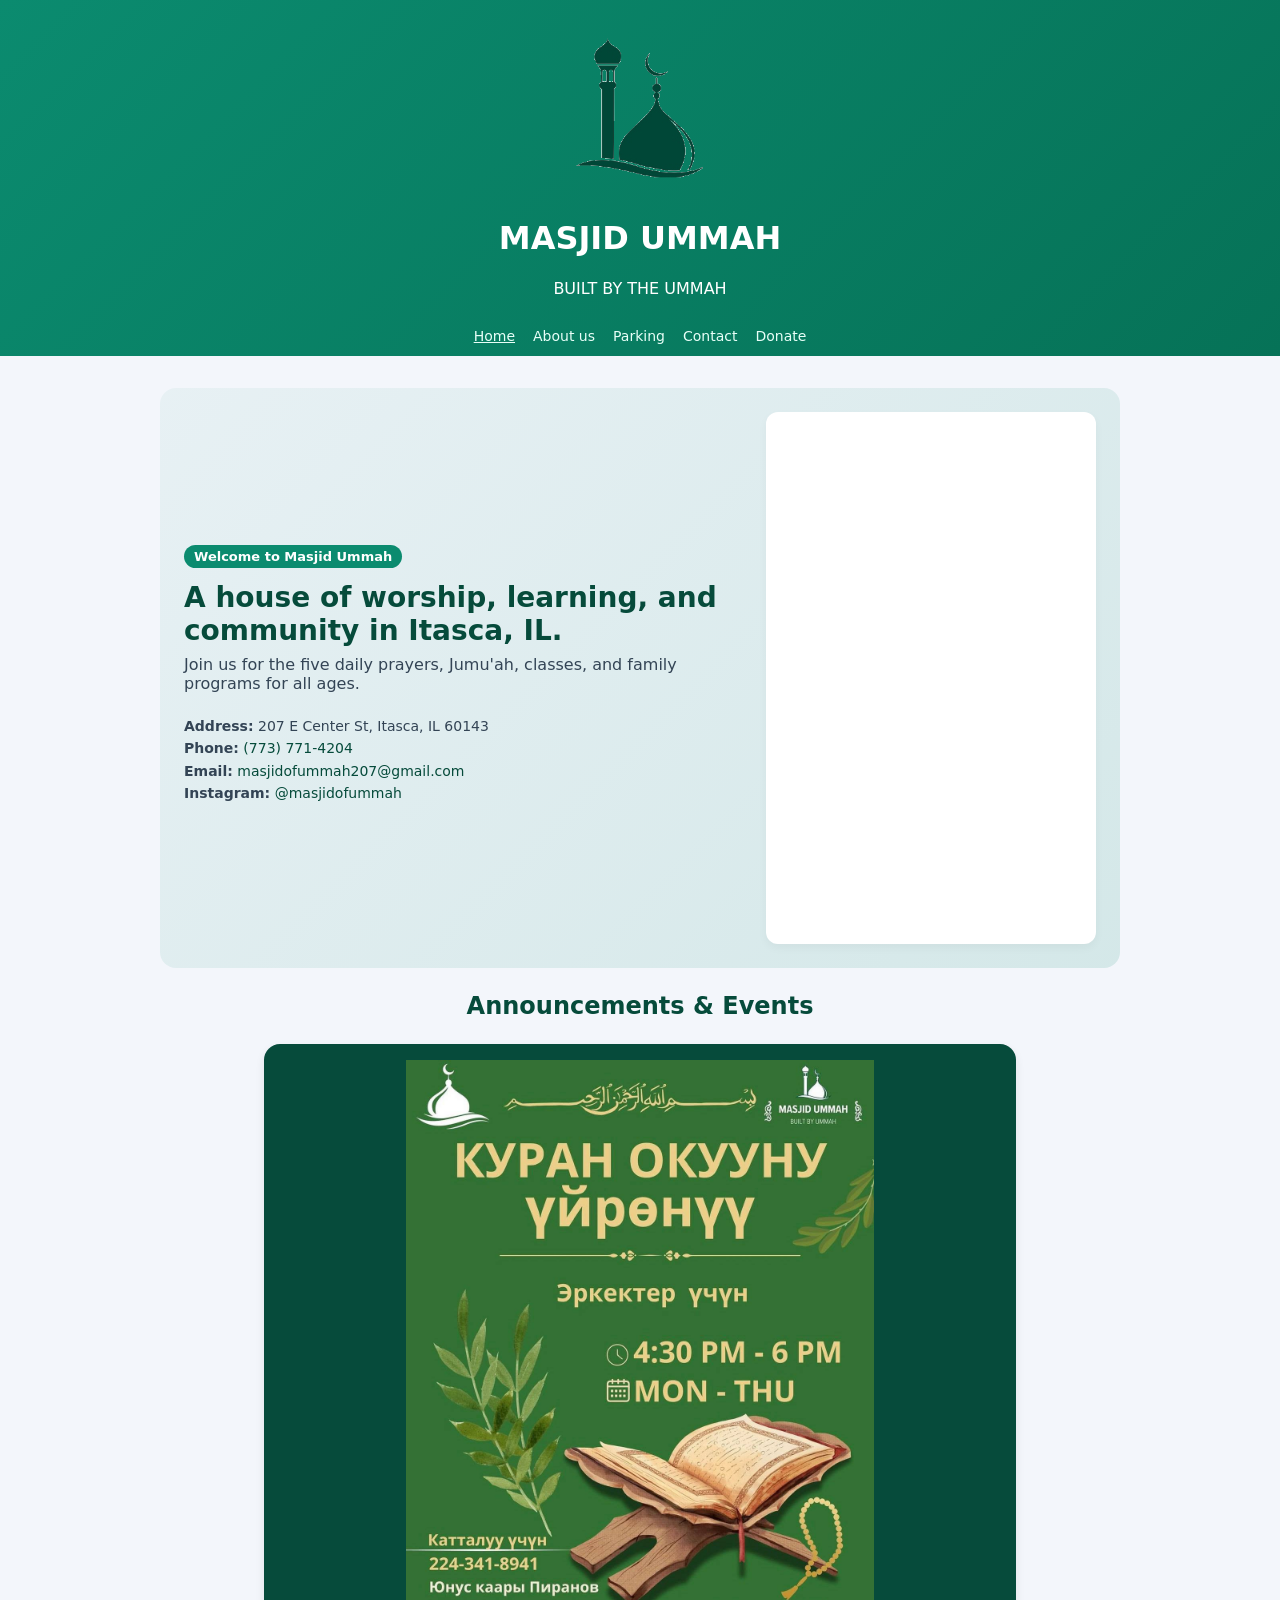
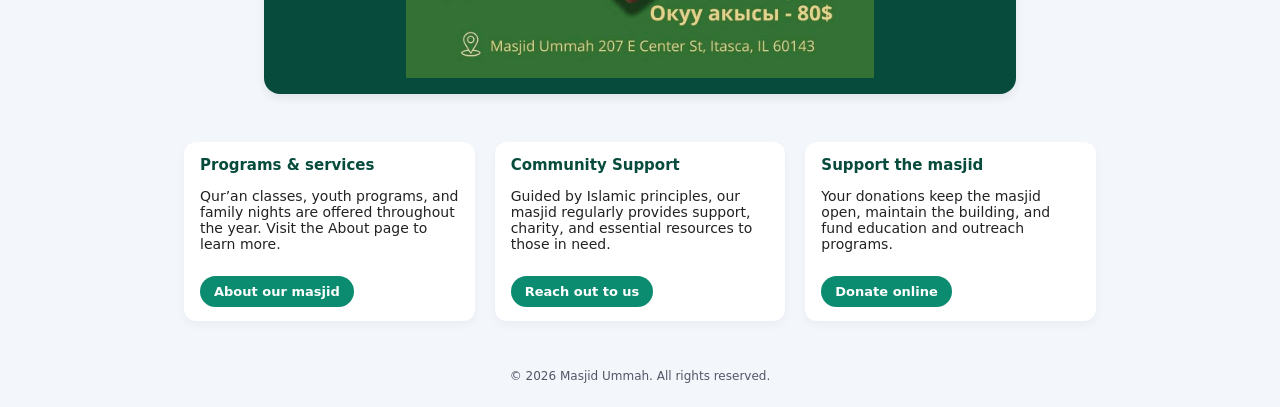
<file: index.html>
<!DOCTYPE html>
<html lang="en">
<head>
  <meta charset="UTF-8">
  <meta name="viewport" content="width=device-width, initial-scale=1.0">
  <title>Masjid Ummah – Home</title>
  <link rel="icon" type="image/x-icon" href="favicon.ico">
  <link rel="stylesheet" href="styles.css?v=10">
</head>
<body>
  
  <header class="site-header">
    <div class="site-branding">
      <a href="index.html" style="display: block;">
        <img src="logo.png" alt="Masjid Ummah Logo" class="site-logo-large">
      </a>
      <div class="branding-text">
        <h1>MASJID UMMAH</h1>
        <p>BUILT BY THE UMMAH</p>
      </div>
    </div>

    <nav class="main-nav">
      <a href="index.html" style="text-decoration: underline;">Home</a>
      <a href="about.html">About us</a>
      <a href="parking.html">Parking</a>
      <a href="contact.html">Contact</a>
      <a href="donate.html">Donate</a>
    </nav>
  </header>

  <main>
    <section class="hero">
      <!-- Centered Text Section -->
      <div class="hero-content-left">
        <div>
          <p class="hero-highlight">Welcome to Masjid Ummah</p>
        </div>
        <h1 class="hero-title">A house of worship, learning, and community in Itasca, IL.</h1>
        <p class="hero-subtitle">
          Join us for the five daily prayers, Jumu'ah, classes, and family programs for all ages.
        </p>
        
        <p class="hero-info hero-info-links">
          <strong>Address:</strong> 207 E Center St, Itasca, IL 60143<br>
          <strong>Phone:</strong> <a href="tel:+17737714204">(773) 771-4204</a><br>
          <strong>Email:</strong> <a href="mailto:masjidofummah207@gmail.com">masjidofummah207@gmail.com</a><br>
          <strong>Instagram:</strong> <a href="https://instagram.com/masjidofummah" target="_blank">@masjidofummah</a>
        </p>
      </div>

      <!-- Prayer Times Section -->
      <div class="hero-grid">
        <div class="prayer-card-container">
          <div class="prayer-widget-wrapper">
            <iframe
              src="https://timing.athanplus.com/masjid/widgets/embed?theme=3&masjid_id=PAPybNdJ&khutbah=1:00PM"
              width="100%"
              height="500"
              frameborder="0"
              allowtransparency="true"
              style="display: block;">
            </iframe>
          </div>
        </div>
      </div>
    </section>

    <!-- ANNOUNCEMENT PHOTO SLIDER -->
    <section class="slider-container">
      <h2 style="font-size: 24px; color: #064b3b; text-align: center; margin-top: 0; margin-bottom: 24px;">Announcements & Events</h2>
      <div class="slider-wrapper">
        <div class="slider-images">
          <img src="announce1.jpeg" alt="Announcement 1">
          <img src="announce2.jpeg" alt="Announcement 2">
        </div>
      </div>
    </section>

    <section class="two-col">
      <div class="card">
        <h2>Programs & services</h2>
        <p>Qur’an classes, youth programs, and family nights are offered throughout the year. Visit the About page to learn more.</p>
        <a href="about.html" class="link-button">About our masjid</a>
      </div>

      <div class="card">
        <h2>Community Support</h2>
        <p>Guided by Islamic principles, our masjid regularly provides support, charity, and essential resources to those in need.</p>
        <a href="contact.html" class="link-button">Reach out to us</a>
      </div>

      <div class="card">
        <h2>Support the masjid</h2>
        <p>Your donations keep the masjid open, maintain the building, and fund education and outreach programs.</p>
        <a href="donate.html" class="link-button">Donate online</a>
      </div>
    </section>
  </main>

  <footer>
    © <span id="year"></span> Masjid Ummah. All rights reserved.
  </footer>

  <script>
    document.getElementById('year').textContent = new Date().getFullYear();
  </script>

  <script>
    // DYNAMIC SLIDER LOGIC
    (function () {
      const slider = document.querySelector('.slider-images');
      if (!slider) return;

      const imgs = Array.from(slider.querySelectorAll('img'));
      const n = imgs.length;

      if (n === 0) return;

      // Adjust container width to accommodate all images
      slider.style.width = `${n * 100}%`;

      // Assign equal flex width to each image
      imgs.forEach(img => {
        img.style.width = `${100 / n}%`;
        img.style.flex = `0 0 ${100 / n}%`;
      });

      // If only one image, do not start slideshow
      if (n === 1) return;

      let current = 0;
      const intervalMs = 4000;

      function show(index) {
        slider.style.transform = `translateX(-${(100 / n) * index}%)`;
      }

      function next() {
        current = (current + 1) % n;
        show(current);
      }

      let timer = setInterval(next, intervalMs);

      // Pause on hover
      const wrapper = document.querySelector('.slider-wrapper');
      if (wrapper) {
        wrapper.addEventListener('mouseenter', () => clearInterval(timer));
        wrapper.addEventListener('mouseleave', () => {
          clearInterval(timer);
          timer = setInterval(next, intervalMs);
        });
      }
    })();
  </script>
</body>
</html>
</file>
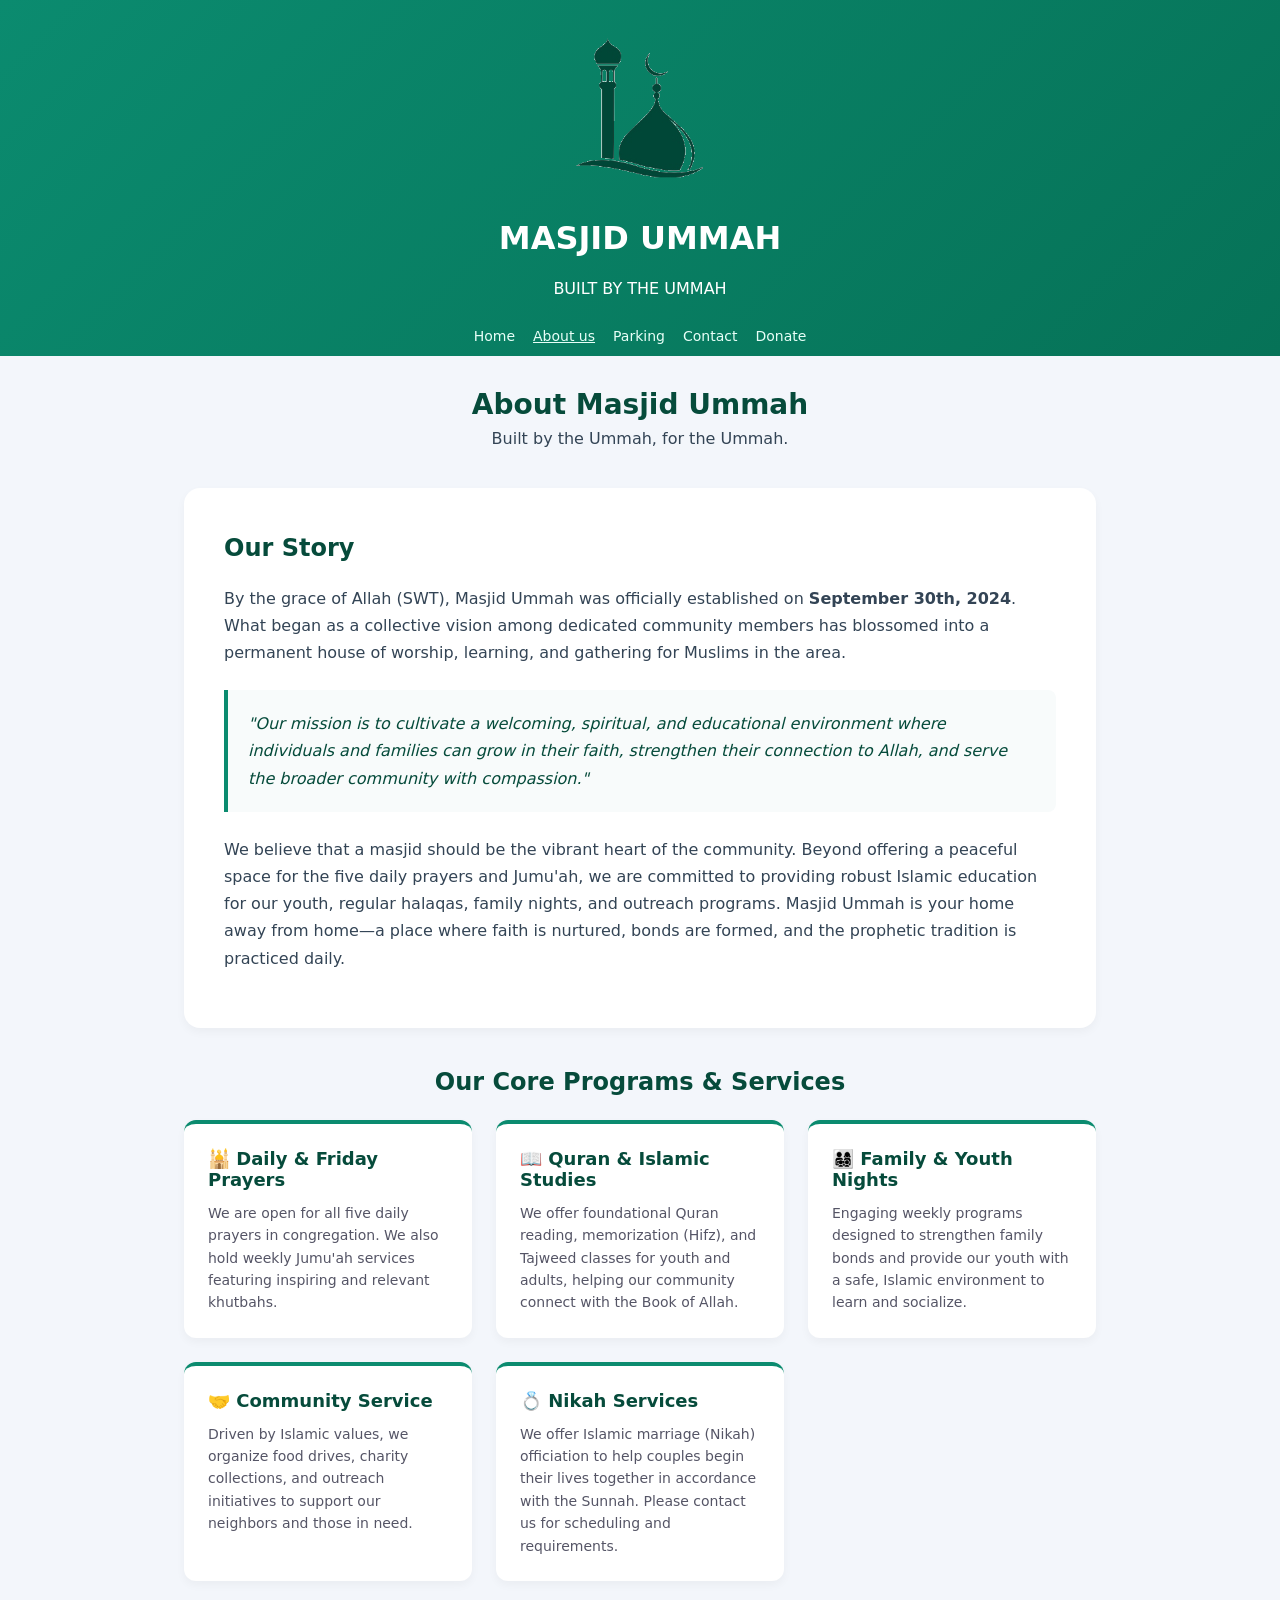
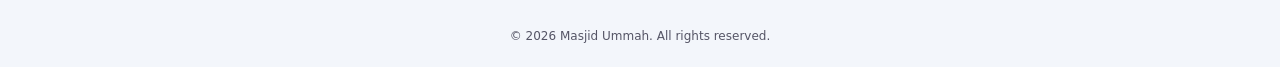
<file: about.html>
<!DOCTYPE html>
<html lang="en">
<head>
  <meta charset="UTF-8">
  <meta name="viewport" content="width=device-width, initial-scale=1.0">
  <title>Masjid Ummah – About Us</title>
  <link rel="icon" type="image/x-icon" href="favicon.ico">
  <link rel="stylesheet" href="styles.css?v=10">
</head>
<body>
  
  <header class="site-header">
    <div class="site-branding">
      <a href="index.html" style="display: block;">
        <img src="logo.png" alt="Masjid Ummah Logo" class="site-logo-large">
      </a>
      <div class="branding-text">
        <h1>MASJID UMMAH</h1>
        <p>BUILT BY THE UMMAH</p>
      </div>
    </div>

    <nav class="main-nav">
      <a href="index.html">Home</a>
      <a href="about.html" style="text-decoration: underline;">About us</a>
      <a href="parking.html">Parking</a>
      <a href="contact.html">Contact</a>
      <a href="donate.html">Donate</a>
    </nav>
  </header>

  <main class="page">
    
    <div class="about-hero">
      <h1 class="hero-title">About Masjid Ummah</h1>
      <p class="hero-subtitle">Built by the Ummah, for the Ummah.</p>
    </div>

    <div class="about-content">
      <h2>Our Story</h2>
      <p>
        By the grace of Allah (SWT), Masjid Ummah was officially established on <strong>September 30th, 2024</strong>. 
        What began as a collective vision among dedicated community members has blossomed into a permanent house of worship, learning, and gathering for Muslims in the area. 
      </p>
      
      <div class="mission-box">
        "Our mission is to cultivate a welcoming, spiritual, and educational environment where individuals and families can grow in their faith, strengthen their connection to Allah, and serve the broader community with compassion."
      </div>

      <p>
        We believe that a masjid should be the vibrant heart of the community. Beyond offering a peaceful space for the five daily prayers and Jumu'ah, we are committed to providing robust Islamic education for our youth, regular halaqas, family nights, and outreach programs. 
        Masjid Ummah is your home away from home—a place where faith is nurtured, bonds are formed, and the prophetic tradition is practiced daily.
      </p>
    </div>

    <!-- Updated Title to include "Services" -->
    <h2 style="color: #064b3b; text-align: center; margin-bottom: 24px; font-size: 24px;">Our Core Programs & Services</h2>

    <div class="programs-grid">
      <div class="program-card">
        <h3>🕌 Daily & Friday Prayers</h3>
        <p>We are open for all five daily prayers in congregation. We also hold weekly Jumu'ah services featuring inspiring and relevant khutbahs.</p>
      </div>

      <div class="program-card">
        <h3>📖 Quran & Islamic Studies</h3>
        <p>We offer foundational Quran reading, memorization (Hifz), and Tajweed classes for youth and adults, helping our community connect with the Book of Allah.</p>
      </div>

      <div class="program-card">
        <h3>👨‍👩‍👧‍👦 Family & Youth Nights</h3>
        <p>Engaging weekly programs designed to strengthen family bonds and provide our youth with a safe, Islamic environment to learn and socialize.</p>
      </div>

      <div class="program-card">
        <h3>🤝 Community Service</h3>
        <p>Driven by Islamic values, we organize food drives, charity collections, and outreach initiatives to support our neighbors and those in need.</p>
      </div>

      <!-- NEW NIKAH SERVICES CARD -->
      <div class="program-card">
        <h3>💍 Nikah Services</h3>
        <p>We offer Islamic marriage (Nikah) officiation to help couples begin their lives together in accordance with the Sunnah. Please contact us for scheduling and requirements.</p>
      </div>
    </div>
  </main>

  <footer>
    © <span id="year"></span> Masjid Ummah. All rights reserved.
  </footer>

  <script>
    document.getElementById('year').textContent = new Date().getFullYear();
  </script>
</body>
</html>
</file>
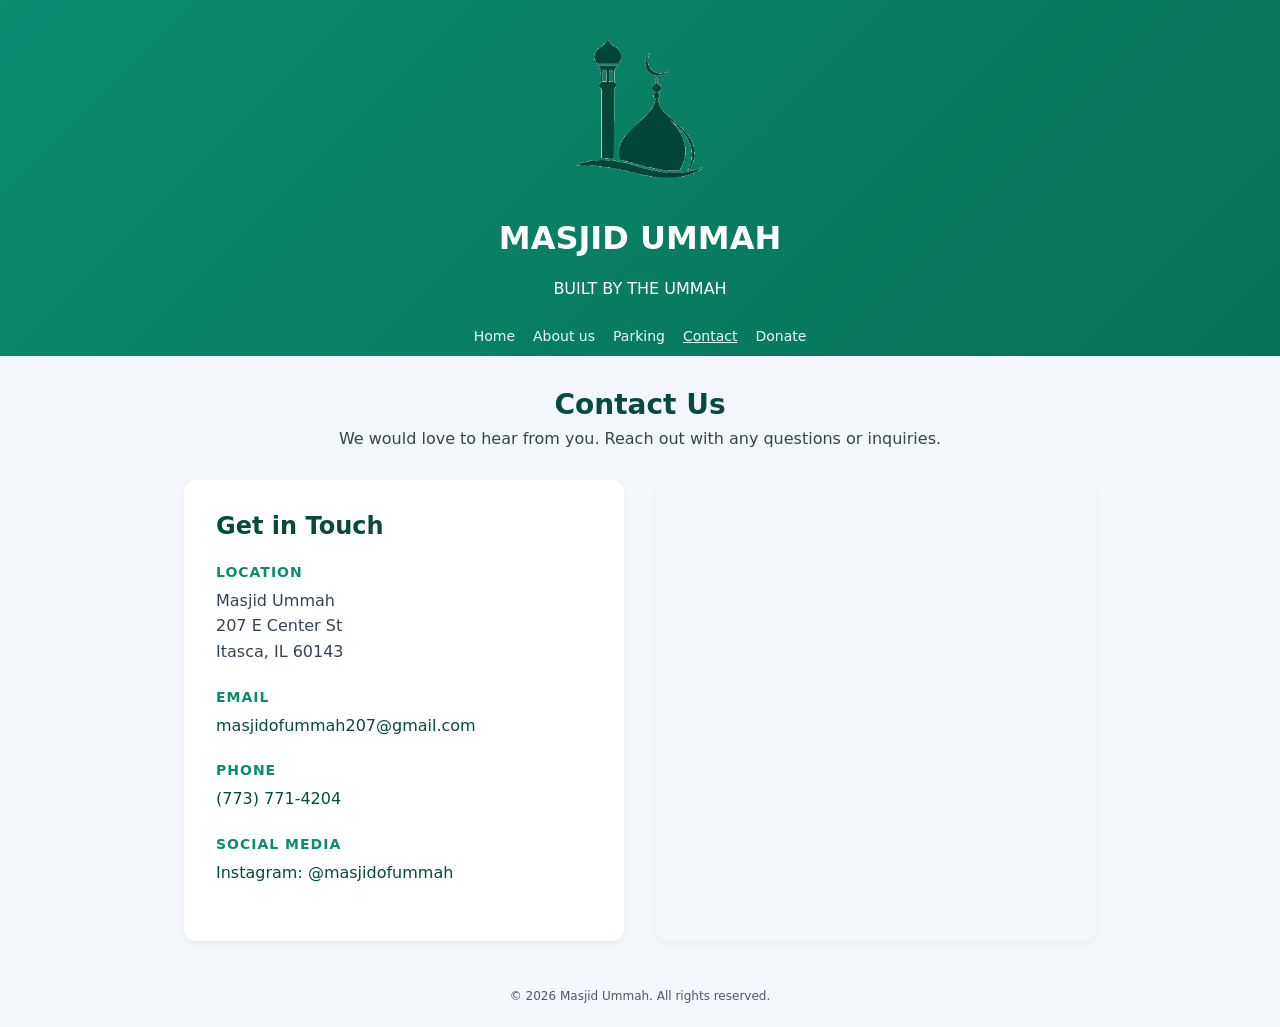
<file: contact.html>
<!DOCTYPE html>
<html lang="en">
<head>
  <meta charset="UTF-8">
  <meta name="viewport" content="width=device-width, initial-scale=1.0">
  <title>Masjid Ummah – Contact</title>
  <link rel="icon" type="image/x-icon" href="favicon.ico">
  <link rel="stylesheet" href="styles.css?v=10">
</head>
<body>
  
  <header class="site-header">
    <div class="site-branding">
      <a href="index.html" style="display: block;">
        <img src="logo.png" alt="Masjid Ummah Logo" class="site-logo-large">
      </a>
      <div class="branding-text">
        <h1>MASJID UMMAH</h1>
        <p>BUILT BY THE UMMAH</p>
      </div>
    </div>

    <nav class="main-nav">
      <a href="index.html">Home</a>
      <a href="about.html">About us</a>
      <a href="parking.html">Parking</a>
      <a href="contact.html" style="text-decoration: underline;">Contact</a>
      <a href="donate.html">Donate</a>
    </nav>
  </header>

  <main class="page">
    <div style="text-align: center;">
      <h1 class="hero-title">Contact Us</h1>
      <p class="hero-subtitle">We would love to hear from you. Reach out with any questions or inquiries.</p>
    </div>

    <div class="contact-container">
      <div class="contact-info-card">
        <h2>Get in Touch</h2>
        
        <div class="info-group">
          <h3>Location</h3>
          <p>
            Masjid Ummah<br>
            207 E Center St<br>
            Itasca, IL 60143
          </p>
        </div>

        <div class="info-group">
          <h3>Email</h3>
          <p>
            <a href="mailto:masjidofummah207@gmail.com">masjidofummah207@gmail.com</a>
          </p>
        </div>

        <div class="info-group">
          <h3>Phone</h3>
          <p>
            <a href="tel:+17737714204"> (773) 771-4204</a>
          </p>
        </div>

        <div class="info-group">
          <h3>Social Media</h3>
          <p>
            <a href="https://instagram.com/masjidofummah" target="_blank">Instagram: @masjidofummah</a>
          </p>
        </div>
      </div>

      <div class="map-container">
        <iframe 
          src="https://www.google.com/maps/embed?pb=!1m18!1m12!1m3!1d2966.2560290010665!2d-88.01392968775853!3d41.973312471111434!2m3!1f0!2f0!3f0!3m2!1i1024!2i768!4f13.1!3m3!1m2!1s0x880fb3000fc593af%3A0x6b7397bb21486907!2sMasjid%20Ummah!5e0!3m2!1sen!2sus!4v1772546436100!5m2!1sen!2sus" 
          width="100%" 
          height="100%" 
          style="border:0;" 
          allowfullscreen="" 
          loading="lazy" 
          referrerpolicy="no-referrer-when-downgrade">
        </iframe>
      </div>
    </div>
  </main>

  <footer>
    © <span id="year"></span> Masjid Ummah. All rights reserved.
  </footer>

  <script>
    document.getElementById('year').textContent = new Date().getFullYear();
  </script>
</body>
</html>
</file>
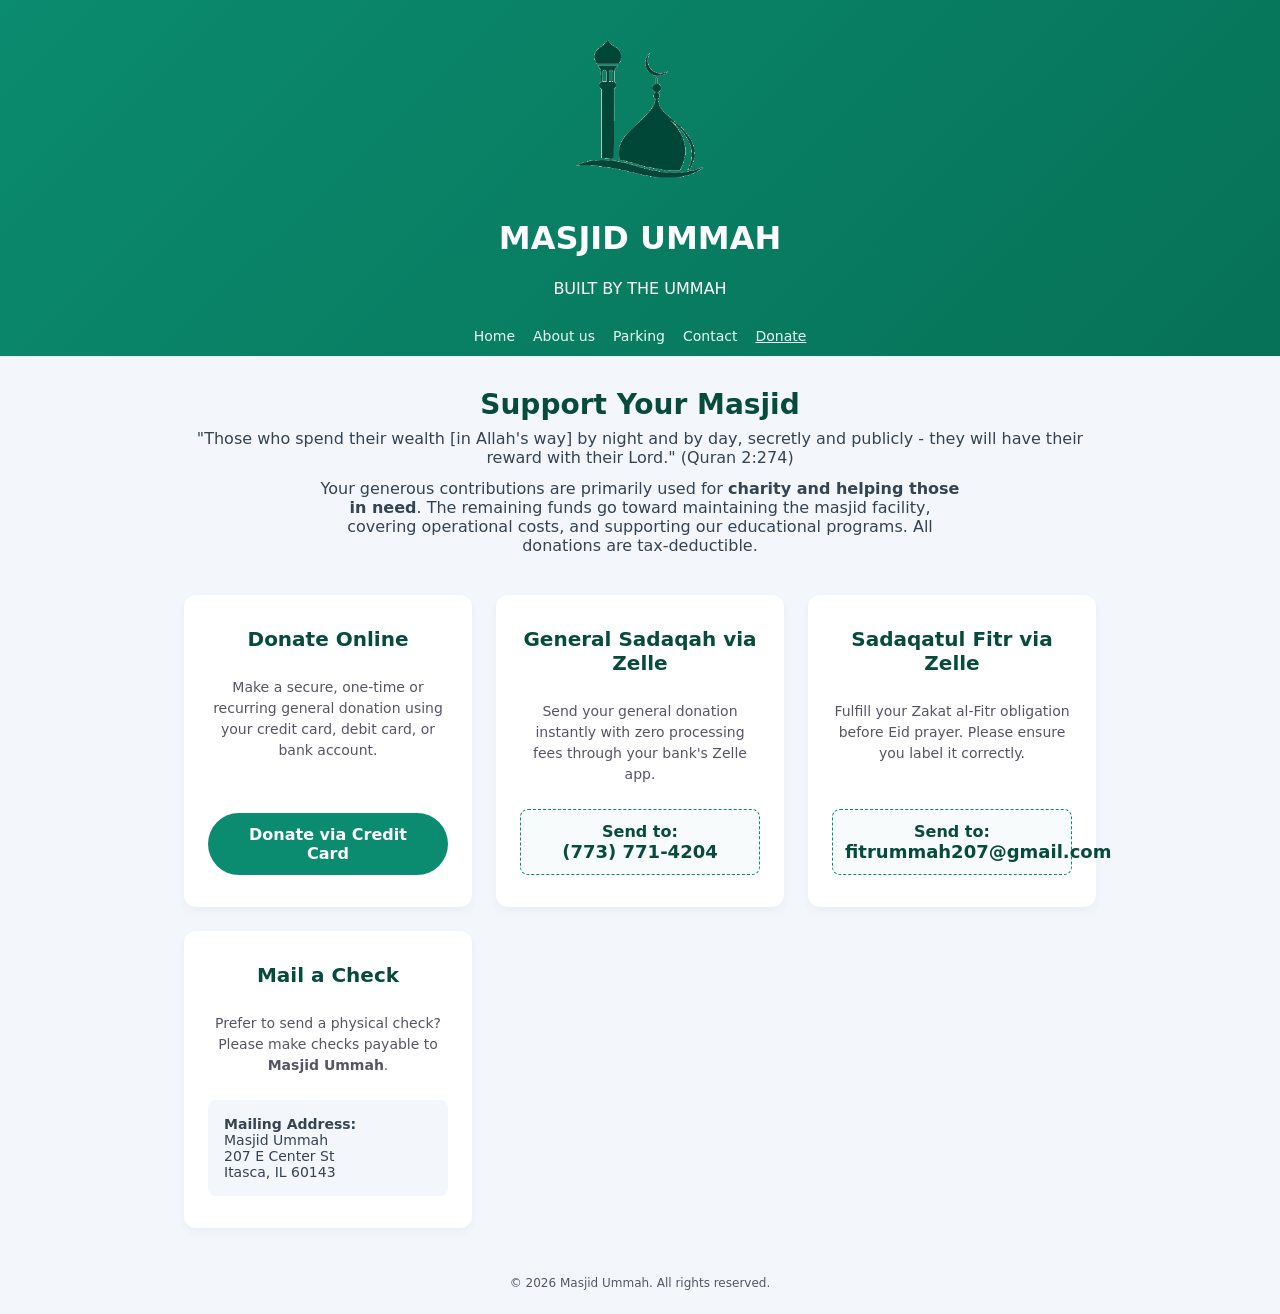
<file: donate.html>
<!DOCTYPE html>
<html lang="en">
<head>
  <meta charset="UTF-8">
  <meta name="viewport" content="width=device-width, initial-scale=1.0">
  <title>Masjid Ummah – Donate</title>
  <link rel="icon" type="image/x-icon" href="favicon.ico">
  <link rel="stylesheet" href="styles.css?v=10">
</head>
<body>

  <header class="site-header">
    <div class="site-branding">
      <a href="index.html" style="display: block;">
        <img src="logo.png" alt="Masjid Ummah Logo" class="site-logo-large">
      </a>
      <div class="branding-text">
        <h1>MASJID UMMAH</h1>
        <p>BUILT BY THE UMMAH</p>
      </div>
    </div>

    <nav class="main-nav">
      <a href="index.html">Home</a>
      <a href="about.html">About us</a>
      <a href="parking.html">Parking</a>
      <a href="contact.html">Contact</a>
      <a href="donate.html" style="text-decoration: underline;">Donate</a>
    </nav>
  </header>

  <main class="page">
    <div class="donate-hero">
      <h1 class="hero-title">Support Your Masjid</h1>
      <p class="hero-subtitle">
        "Those who spend their wealth [in Allah's way] by night and by day, secretly and publicly - they will have their reward with their Lord." (Quran 2:274)
      </p>

      <p style="color:#345; max-width:650px; margin:0 auto;">
        Your generous contributions are primarily used for <strong>charity and helping those in need</strong>.
        The remaining funds go toward maintaining the masjid facility, covering operational costs, and supporting our educational programs.
        All donations are tax-deductible.
      </p>
    </div>

    <div class="donate-grid">
      <!-- Option 1: Credit/Debit Card -->
      <div class="card donate-card">
        <h3>Donate Online</h3>
        <p>Make a secure, one-time or recurring general donation using your credit card, debit card, or bank account.</p>
        <a href="https://donation.masjidal.com/MasjidofUmmah/" class="link-button" style="padding:12px 24px; font-size:16px;">
          Donate via Credit Card
        </a>
      </div>

      <!-- Option 2: General Zelle -->
      <div class="card donate-card">
        <h3>General Sadaqah via Zelle</h3>
        <p>Send your general donation instantly with zero processing fees through your bank's Zelle app.</p>
        <div class="zelle-info">
          Send to: <br>
          <span style="font-size:18px;">(773) 771-4204</span>
        </div>
      </div>

      <!-- Option 3: Sadaqatul Fitr Zelle -->
      <div class="card donate-card" >
        <h3 >Sadaqatul Fitr via Zelle</h3>
        <p>Fulfill your Zakat al-Fitr obligation before Eid prayer. Please ensure you label it correctly.</p>
        <div class="zelle-info">
          Send to:<br>
          <span style="font-size:18px;">fitrummah207@gmail.com</span><br>
        </div>
      </div>

      <!-- Option 4: Mail a Check -->
      <div class="card donate-card">
        <h3>Mail a Check</h3>
        <p>Prefer to send a physical check? Please make checks payable to <strong>Masjid Ummah</strong>.</p>
        <div style="text-align:left; background:#f3f6fb; padding:16px; border-radius:8px; font-size:14px; color:#345;">
          <strong>Mailing Address:</strong><br>
          Masjid Ummah<br>
          207 E Center St<br>
          Itasca, IL 60143
        </div>
      </div>
    </div>
  </main>

  <footer>
    © <span id="year"></span> Masjid Ummah. All rights reserved.
  </footer>

  <script>
    document.getElementById('year').textContent = new Date().getFullYear();
  </script>
</body>
</html>
</file>
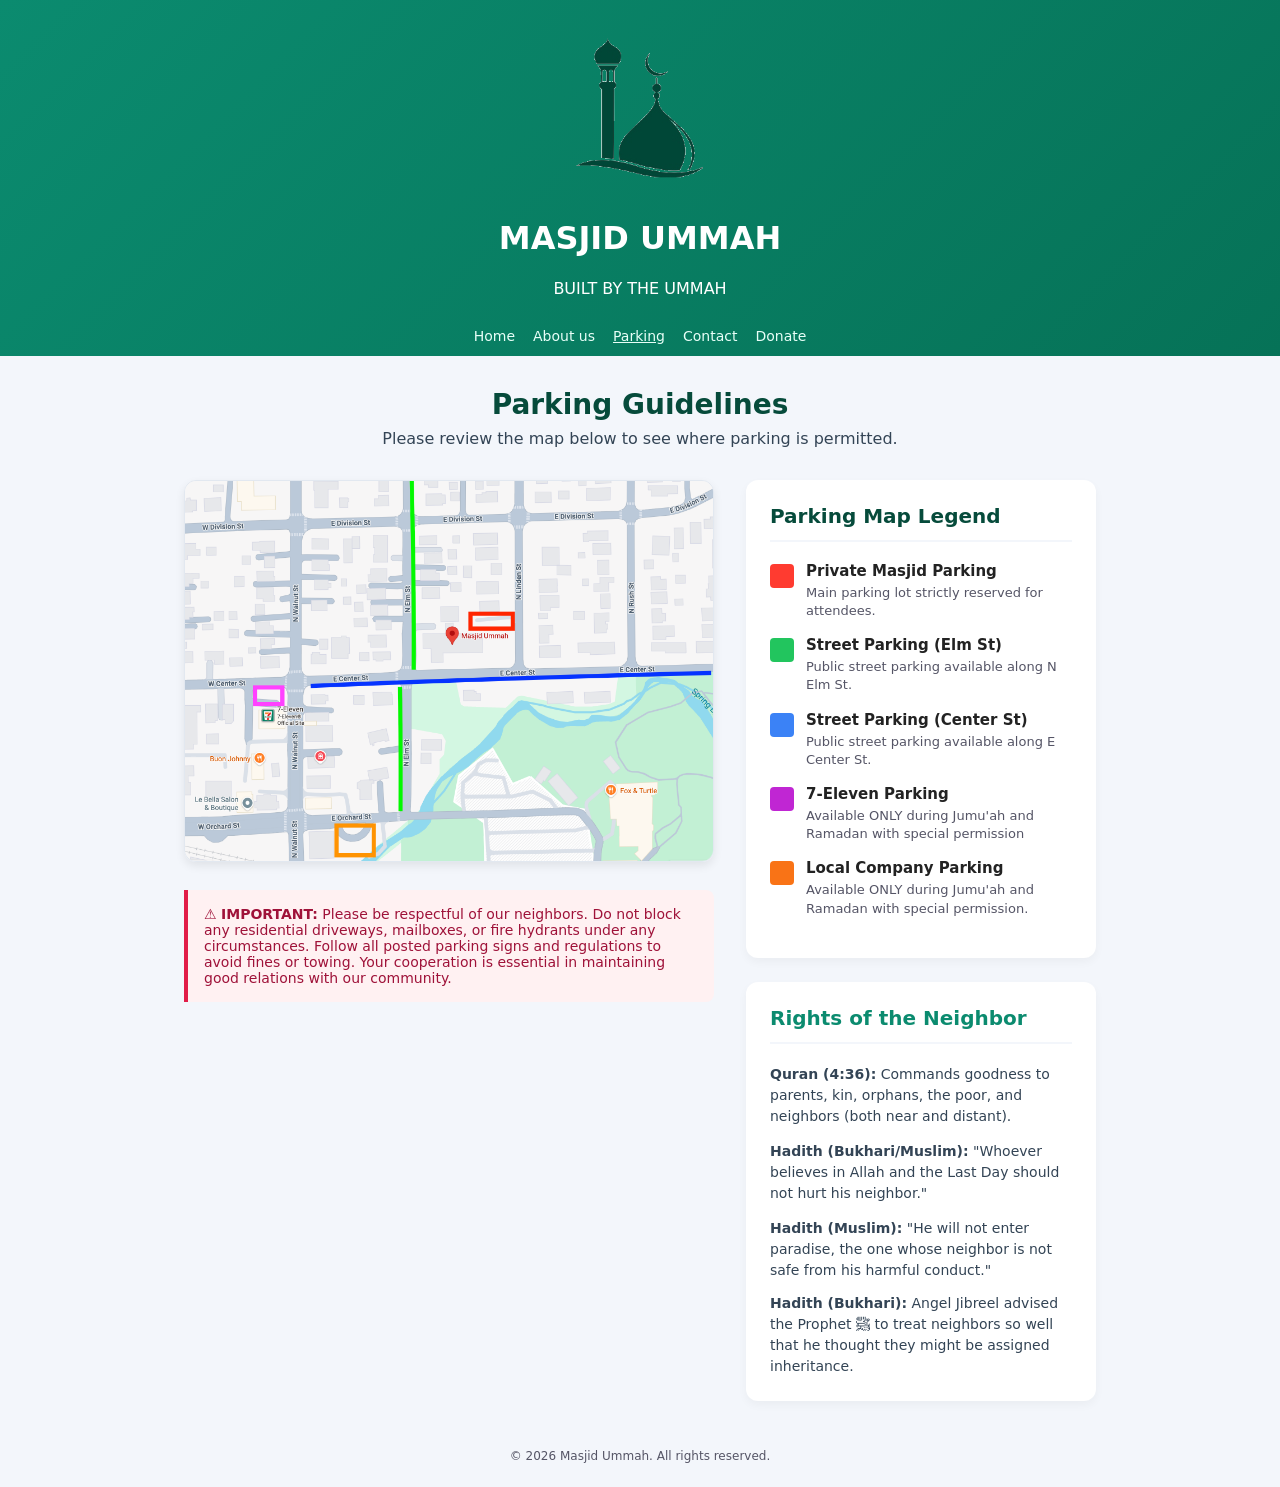
<file: parking.html>
<!DOCTYPE html>
<html lang="en">
<head>
  <meta charset="UTF-8">
  <meta name="viewport" content="width=device-width, initial-scale=1.0">
  <title>Masjid Ummah – Parking</title>
  <link rel="icon" type="image/x-icon" href="favicon.ico">
  <link rel="stylesheet" href="styles.css?v=10">
</head>
<body>
  
  <header class="site-header">
    <div class="site-branding">
      <a href="index.html" style="display: block;">
        <img src="logo.png" alt="Masjid Ummah Logo" class="site-logo-large">
      </a>
      <div class="branding-text">
        <h1>MASJID UMMAH</h1>
        <p>BUILT BY THE UMMAH</p>
      </div>
    </div>

    <nav class="main-nav">
      <a href="index.html">Home</a>
      <a href="about.html">About us</a>
      <a href="parking.html" style="text-decoration: underline;">Parking</a>
      <a href="contact.html">Contact</a>
      <a href="donate.html">Donate</a>
    </nav>
  </header>

  <main class="page">
    <div style="text-align: center;">
      <h1 class="hero-title">Parking Guidelines</h1>
      <p class="hero-subtitle">Please review the map below to see where parking is permitted.</p>
    </div>

    <div class="parking-container">
      <div>
        <img src="parking-map.png" alt="Map showing parking zones around Masjid Ummah" class="parking-map-img">
        
        <div class="parking-warning">
          ⚠️ <strong>IMPORTANT:</strong> Please be respectful of our neighbors. Do not block any residential driveways, mailboxes, or fire hydrants under any circumstances. Follow all posted parking signs and regulations to avoid fines or towing. Your cooperation is essential in maintaining good relations with our community. 
        </div>
      </div>

      <div>
        <div class="legend-card" style="margin-bottom: 24px;">
          <h2>Parking Map Legend</h2>
          
          <div class="legend-item">
            <div class="color-box color-red"></div>
            <div class="legend-text">
              <h3>Private Masjid Parking</h3>
              <p>Main parking lot strictly reserved for attendees.</p>
            </div>
          </div>

          <div class="legend-item">
            <div class="color-box color-green"></div>
            <div class="legend-text">
              <h3>Street Parking (Elm St)</h3>
              <p>Public street parking available along N Elm St.</p>
            </div>
          </div>

          <div class="legend-item">
            <div class="color-box color-blue"></div>
            <div class="legend-text">
              <h3>Street Parking (Center St)</h3>
              <p>Public street parking available along E Center St.</p>
            </div>
          </div>

          <div class="legend-item">
            <div class="color-box color-purple"></div>
            <div class="legend-text">
              <h3>7-Eleven Parking</h3>
              <p>Available ONLY during Jumu'ah and Ramadan with special permission</p>
            </div>
          </div>

          <div class="legend-item">
            <div class="color-box color-orange"></div>
            <div class="legend-text">
              <h3>Local Company Parking</h3>
              <p>Available ONLY during Jumu'ah and Ramadan with special permission.</p>
            </div>
          </div>          
        </div>

        <div class="legend-card">
          <h2 style="color: #0b8b6f;">Rights of the Neighbor</h2>
          
          <p style="font-size: 14px; color: #345; margin-bottom: 12px; line-height: 1.5;">
            <strong>Quran (4:36):</strong> Commands goodness to parents, kin, orphans, the poor, and neighbors (both near and distant).
          </p>

          <p style="font-size: 14px; color: #345; margin-bottom: 12px; line-height: 1.5;">
            <strong>Hadith (Bukhari/Muslim):</strong> "Whoever believes in Allah and the Last Day should not hurt his neighbor."
          </p>

          <p style="font-size: 14px; color: #345; margin-bottom: 12px; line-height: 1.5;">
            <strong>Hadith (Muslim):</strong> "He will not enter paradise, the one whose neighbor is not safe from his harmful conduct."
          </p>

          <p style="font-size: 14px; color: #345; margin: 0; line-height: 1.5;">
            <strong>Hadith (Bukhari):</strong> Angel Jibreel advised the Prophet ﷺ to treat neighbors so well that he thought they might be assigned inheritance.
          </p>
        </div>
      </div>
    </div>
  </main>

  <footer>
    © <span id="year"></span> Masjid Ummah. All rights reserved.
  </footer>

  <script>
    document.getElementById('year').textContent = new Date().getFullYear();
  </script>
</body>
</html>
</file>
<file: styles.css>
/* =========================================
   GLOBAL STYLES
   ========================================= */
body {
  margin: 0;
  font-family: system-ui, -apple-system, BlinkMacSystemFont, "Segoe UI", sans-serif;
  background: #f3f6fb;
  color: #222;
}

* {
  box-sizing: border-box;
}

.sr-only {
  position: absolute;
  width: 1px;
  height: 1px;
  padding: 0;
  margin: -1px;
  overflow: hidden;
  clip: rect(0, 0, 0, 0);
  white-space: nowrap;
  border: 0;
}

/* =========================================
   HEADER & NAVIGATION
   ========================================= */
.site-header {
  background: linear-gradient(135deg, #0b8b6f, #067257);
  color: #fff;
  padding: 18px 24px 12px;
  text-align: center;
}

.site-branding {
  display: flex;
  flex-direction: column;
  align-items: center;
  justify-content: center;
}

.site-logo-large {
  display: block;
  width: 200px;
  height: auto;
  max-width: 90%;
  margin: 0 auto;
}

.main-nav {
  margin-top: 14px;
  display: flex;
  flex-wrap: wrap;
  justify-content: center;
  gap: 18px;
  font-size: 14px;
  font-weight: 500;
}

.main-nav a {
  color: #e8fff8;
  text-decoration: none;
}

.main-nav a:hover {
  text-decoration: underline;
}

/* =========================================
   MAIN LAYOUT & COMPONENTS
   ========================================= */
.page {
  max-width: 960px;
  margin: 32px auto;
  padding: 0 24px;
}

.hero {
  max-width: 960px;
  margin: 32px auto 24px;
  padding: 24px;
  border-radius: 16px;
  background: linear-gradient(135deg, #0b8b6f0d, #0b8b6f22);
  display: grid;
  grid-template-columns: minmax(0, 2fr) minmax(0, 1.2fr);
  gap: 32px;
  align-items: center;
}

.hero-title {
  font-size: 28px;
  margin: 0 0 8px;
  color: #064b3b;
}

.hero-subtitle {
  margin: 0 0 12px;
  font-size: 16px;
  color: #345;
}

.hero-highlight {
  display: inline-block;
  margin-top: 8px;
  padding: 4px 10px;
  border-radius: 999px;
  background: #0b8b6f;
  color: #fff;
  font-size: 13px;
  font-weight: 600;
}

.hero-info {
  font-size: 14px;
  margin-top: 10px;
  color: #345;
}

.hero-grid {
  display: grid;
  gap: 10px;
}

.card {
  border-radius: 12px;
  padding: 14px 16px;
  background: #fff;
  box-shadow: 0 4px 10px rgba(0, 0, 0, 0.04);
  font-size: 14px;
}

.card h2 {
  font-size: 15px;
  margin: 0 0 6px;
  color: #064b3b;
}

.two-col {
  max-width: 960px;
  margin: 0 auto 32px;
  display: grid;
  grid-template-columns: repeat(auto-fit, minmax(260px, 1fr));
  gap: 20px;
  padding: 0 24px;
}

.link-button {
  display: inline-block;
  margin-top: 10px;
  padding: 8px 14px;
  border-radius: 999px;
  background: #0b8b6f;
  color: #fff;
  text-decoration: none;
  font-size: 13px;
  font-weight: 600;
  text-align: center;
}

.link-button.secondary {
  background: #fff;
  color: #0b8b6f;
  border: 1px solid #0b8b6f;
}

.pill {
  display: inline-block;
  padding: 2px 8px;
  border-radius: 999px;
  background: #e4f4ef;
  color: #0b8b6f;
  font-size: 12px;
  font-weight: 600;
}

footer {
  text-align: center;
  padding: 16px 24px 24px;
  font-size: 12px;
  color: #556;
}

/* =========================================
   HOMEPAGE HERO STYLES
   ========================================= */
.hero-content-left {
  text-align: left;
  display: flex;
  flex-direction: column;
  justify-content: center;
}

.hero-info-links {
  display: inline-block;
  margin-right: auto;
  text-align: left;
  line-height: 1.6;
}

.hero-info-links a {
  color: #064b3b;
  text-decoration: none;
  font-weight: 500;
}

.hero-info-links a:hover {
  text-decoration: underline;
}

.prayer-card-container {
  padding: 16px;
  overflow: hidden;
  display: flex;
  flex-direction: column;
  align-items: center;
  background: #fff;
  border-radius: 12px;
  box-shadow: 0 4px 10px rgba(0, 0, 0, 0.04);
}

.prayer-widget-wrapper {
  margin: 0;
  width: 100%;
  max-width: 560px;
}

/* =========================================
   ANNOUNCEMENT SLIDER STYLES (DYNAMIC)
   ========================================= */
.slider-container {
  max-width: 800px;
  margin: 0 auto 48px;
  padding: 0 24px;
}

.slider-wrapper {
  width: 100%;
  height: 650px;
  border-radius: 16px;
  overflow: hidden;
  position: relative;
  box-shadow: 0 4px 10px rgba(0, 0, 0, 0.08);
  background: #064b3b;
}

.slider-images {
  display: flex;
  height: 100%;
  width: 100%;
  transform: translateX(0);
  transition: transform 0.8s ease;
  will-change: transform;
}

.slider-images img {
  height: 100%;
  object-fit: contain;
  padding: 16px;
  box-sizing: border-box;
  flex: 0 0 100%;
}

/* =========================================
   CONTACT PAGE STYLES
   ========================================= */
.contact-container {
  display: grid;
  grid-template-columns: 1fr 1fr;
  gap: 32px;
  margin-top: 32px;
}

.contact-info-card {
  background: #fff;
  border-radius: 12px;
  padding: 32px;
  box-shadow: 0 4px 10px rgba(0, 0, 0, 0.04);
}

.contact-info-card h2 {
  font-size: 24px;
  color: #064b3b;
  margin-top: 0;
  margin-bottom: 24px;
}

.info-group {
  margin-bottom: 24px;
}

.info-group h3 {
  font-size: 14px;
  text-transform: uppercase;
  letter-spacing: 1px;
  color: #0b8b6f;
  margin: 0 0 8px 0;
}

.info-group p {
  margin: 0;
  color: #345;
  font-size: 16px;
  line-height: 1.6;
}

.info-group a {
  color: #064b3b;
  text-decoration: none;
  font-weight: 500;
}

.info-group a:hover {
  text-decoration: underline;
}

.map-container {
  border-radius: 12px;
  overflow: hidden;
  box-shadow: 0 4px 10px rgba(0, 0, 0, 0.04);
  height: 100%;
  min-height: 400px;
}

/* =========================================
   DONATE PAGE STYLES
   ========================================= */
.donate-hero {
  text-align: center;
  margin-bottom: 40px;
}

.donate-grid {
  display: grid;
  grid-template-columns: repeat(auto-fit, minmax(280px, 1fr));
  gap: 24px;
  margin-top: 24px;
}

.donate-card {
  text-align: center;
  padding: 32px 24px;
  background: #fff;
  border-radius: 12px;
  box-shadow: 0 4px 10px rgba(0, 0, 0, 0.04);
  display: flex;
  flex-direction: column;
}

.donate-card h3 {
  font-size: 20px;
  color: #064b3b;
  margin-top: 0;
  margin-bottom: 12px;
}

.donate-card p {
  color: #556;
  margin-bottom: 24px;
  line-height: 1.5;
  flex-grow: 1;
}

.zelle-info {
  background: #f8fbfb;
  border: 1px dashed #0b8b6f;
  padding: 12px;
  border-radius: 8px;
  font-weight: 600;
  color: #064b3b;
  font-size: 16px;
}

/* =========================================
   ABOUT PAGE STYLES
   ========================================= */
.about-hero {
  text-align: center;
  margin-bottom: 40px;
}

.about-content {
  background: #fff;
  border-radius: 16px;
  padding: 40px;
  box-shadow: 0 4px 10px rgba(0, 0, 0, 0.04);
  margin-bottom: 40px;
  line-height: 1.7;
  color: #345;
  font-size: 16px;
}

.about-content h2 {
  color: #064b3b;
  margin-top: 0;
  font-size: 24px;
  margin-bottom: 16px;
}

.mission-box {
  background: #f8fbfb;
  border-left: 4px solid #0b8b6f;
  padding: 20px;
  margin: 24px 0;
  border-radius: 0 8px 8px 0;
  font-style: italic;
  font-weight: 500;
  color: #064b3b;
}

.programs-grid {
  display: grid;
  grid-template-columns: repeat(auto-fit, minmax(280px, 1fr));
  gap: 24px;
}

.program-card {
  background: #fff;
  border-radius: 12px;
  padding: 24px;
  box-shadow: 0 4px 10px rgba(0, 0, 0, 0.04);
  border-top: 4px solid #0b8b6f;
}

.program-card h3 {
  font-size: 18px;
  color: #064b3b;
  margin-top: 0;
  margin-bottom: 12px;
}

.program-card p {
  color: #556;
  margin: 0;
  font-size: 14px;
  line-height: 1.6;
}

/* =========================================
   PARKING PAGE STYLES
   ========================================= */
.parking-container {
  display: grid;
  grid-template-columns: 1fr 350px;
  gap: 32px;
  margin-top: 32px;
  align-items: start;
}

.parking-map-img {
  width: 100%;
  height: auto;
  border-radius: 12px;
  box-shadow: 0 4px 10px rgba(0, 0, 0, 0.08);
  border: 1px solid #e2e8f0;
}

.legend-card {
  background: #fff;
  border-radius: 12px;
  padding: 24px;
  box-shadow: 0 4px 10px rgba(0, 0, 0, 0.04);
}

.legend-card h2 {
  font-size: 20px;
  color: #064b3b;
  margin-top: 0;
  margin-bottom: 20px;
  padding-bottom: 12px;
  border-bottom: 2px solid #f3f6fb;
}

.legend-item {
  display: flex;
  align-items: flex-start;
  gap: 12px;
  margin-bottom: 16px;
}

.color-box {
  width: 24px;
  height: 24px;
  border-radius: 4px;
  flex-shrink: 0;
  margin-top: 2px;
}

.color-red { background-color: #ff3b30; }
.color-purple { background-color: #c026d3; }
.color-orange { background-color: #f97316; }
.color-green { background-color: #22c55e; }
.color-blue { background-color: #3b82f6; }

.legend-text h3 {
  margin: 0 0 4px 0;
  font-size: 15px;
  color: #222;
}

.legend-text p {
  margin: 0;
  font-size: 13px;
  color: #556;
  line-height: 1.4;
}

.parking-warning {
  background: #fff1f2;
  border-left: 4px solid #e11d48;
  padding: 16px;
  border-radius: 0 8px 8px 0;
  margin-top: 24px;
  font-weight: 500;
  color: #9f1239;
  font-size: 14px;
}

/* =========================================
   RESPONSIVE (MOBILE)
   ========================================= */
@media (max-width: 850px) {
  .hero {
    grid-template-columns: 1fr;
    text-align: center;
  }

  .hero-content-left {
    text-align: center;
  }

  .hero-info-links {
    margin: 0 auto;
    text-align: center;
  }

  .prayer-card-container {
    align-items: stretch;
  }

  .prayer-widget-wrapper {
    max-width: 100%;
  }

  .site-logo-large {
    width: 200px;
    height: auto;
    max-width: 85%;
  }

  .main-nav {
    gap: 12px;
  }

  .contact-container {
    grid-template-columns: 1fr;
  }

  .map-container {
    min-height: 300px;
  }

  .parking-container {
    grid-template-columns: 1fr;
  }
}

@media (max-width: 720px) {
  .slider-wrapper {
    height: 450px;
  }

  .site-logo-large {
    width: 200px;
    height: auto;
    max-width: 80%;
  }
}
</file>
